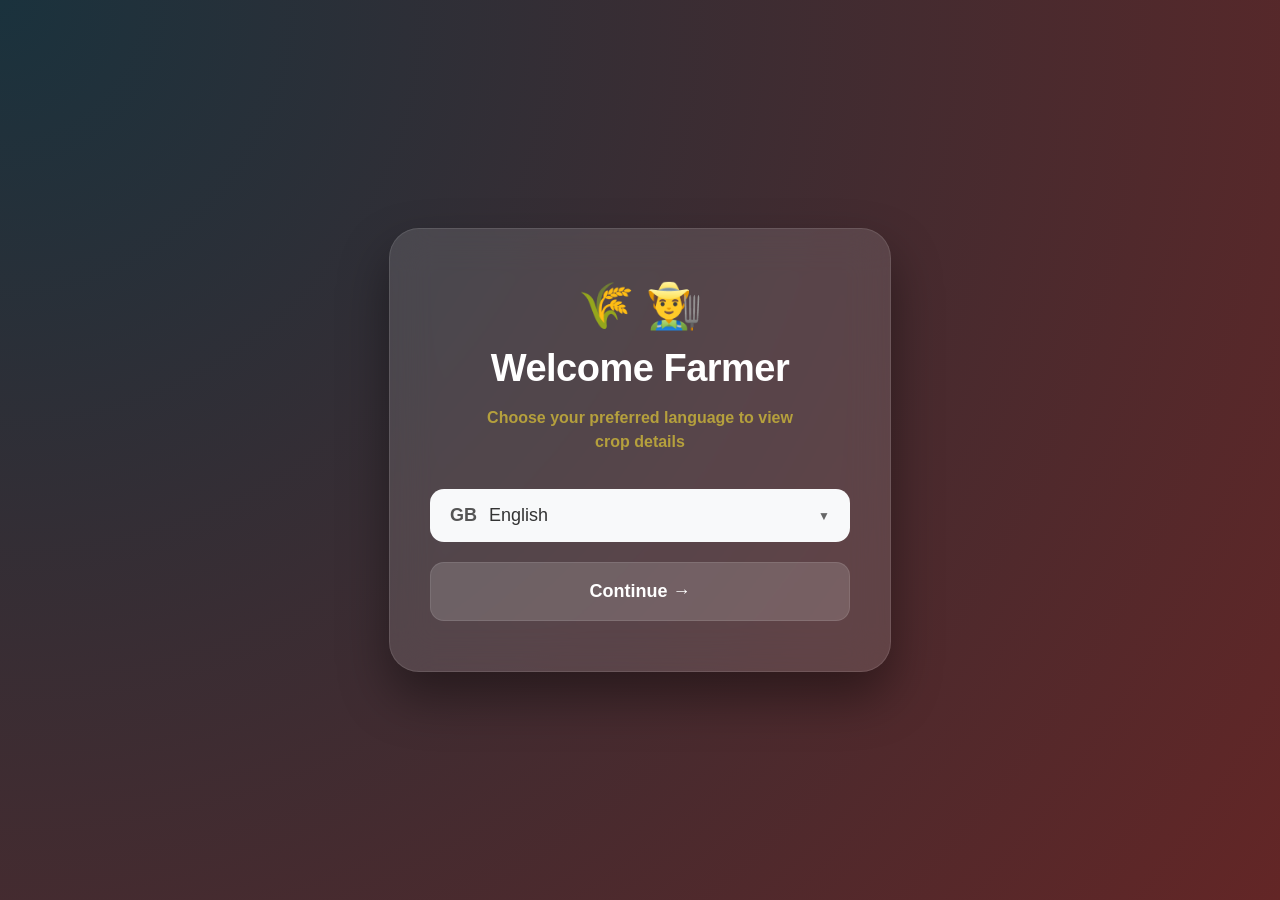
<file: index.html>
<!DOCTYPE html>
<html lang="en">
<head>
  <meta charset="UTF-8">
  <meta name="viewport" content="width=device-width, initial-scale=1.0">
  <title>Welcome - Smart Farming</title>
  <style>
    :root {
      --glass-bg: rgba(255, 255, 255, 0.12);
      --glass-border: rgba(255, 255, 255, 0.1);
      --accent-gold: #b5a03d; /* Matches the golden text in your image */
    }

    body {
      margin: 0;
      font-family: 'Segoe UI', Roboto, Helvetica, Arial, sans-serif;
      /* Deep gradient matching your screenshot */
      background: radial-gradient(circle at top left, #1a323d, #632626);
      height: 100vh;
      display: flex;
      justify-content: center;
      align-items: center;
      overflow: hidden;
    }

    .card {
      background: var(--glass-bg);
      backdrop-filter: blur(20px);
      -webkit-backdrop-filter: blur(20px);
      border: 1px solid var(--glass-border);
      border-radius: 30px;
      padding: 50px 40px;
      width: 100%;
      max-width: 420px;
      text-align: center;
      box-shadow: 0 25px 50px rgba(0, 0, 0, 0.4);
    }

    .icon-header {
      font-size: 45px;
      margin-bottom: 15px;
      display: block;
    }

    h1 {
      font-size: 38px;
      margin: 0 0 10px 0;
      color: #ffffff;
      font-weight: 700;
      letter-spacing: -0.5px;
    }

    .subtitle {
      color: var(--accent-gold);
      font-size: 16px;
      font-weight: 600;
      line-height: 1.5;
      margin-bottom: 35px;
    }

    /* Better Dropdown UI */
    .dropdown-container {
      position: relative;
      margin-bottom: 20px;
      text-align: left;
    }

    .selected-option {
      background: #f8f9fa;
      color: #333;
      padding: 16px 20px;
      border-radius: 14px;
      font-size: 18px;
      display: flex;
      align-items: center;
      cursor: pointer;
      position: relative;
      font-weight: 500;
    }

    .selected-option::after {
      content: '▼';
      position: absolute;
      right: 20px;
      font-size: 12px;
      color: #666;
    }

    .flag-icon {
      margin-right: 12px;
      font-style: normal;
      font-weight: bold;
      color: #555;
    }

    /* Hidden standard select for form submission */
    #langSelect {
      display: none;
    }

    /* Continue Button - Precise Glass Style */
    #continueBtn {
      width: 100%;
      background: rgba(255, 255, 255, 0.15);
      border: 1px solid rgba(255, 255, 255, 0.1);
      padding: 18px;
      color: white;
      font-size: 18px;
      font-weight: 600;
      border-radius: 14px;
      cursor: pointer;
      transition: all 0.3s ease;
      display: flex;
      justify-content: center;
      align-items: center;
      gap: 10px;
    }

    #continueBtn:hover {
      background: rgba(255, 255, 255, 0.25);
      transform: translateY(-2px);
    }

    #continueBtn:active {
      transform: translateY(0);
    }

    /* Simple Dropdown Logic Styling */
    .options-list {
      position: absolute;
      top: 110%;
      left: 0;
      right: 0;
      background: white;
      border-radius: 12px;
      overflow: hidden;
      display: none;
      z-index: 10;
      box-shadow: 0 10px 25px rgba(0,0,0,0.2);
    }

    .option-item {
      padding: 15px 20px;
      color: #333;
      cursor: pointer;
      border-bottom: 1px solid #eee;
    }

    .option-item:hover {
      background: #f0f0f0;
    }
  </style>
</head>
<body>

  <div class="card">
    <span class="icon-header">🌾 👨‍🌾</span>
    <h1>Welcome Farmer</h1>
    <p class="subtitle">
      Choose your preferred language to view<br>crop details
    </p>

    <div class="dropdown-container">
      <div class="selected-option" id="customTrigger">
        <span class="flag-icon">GB</span> English
      </div>
      <div class="options-list" id="customOptions">
        <div class="option-item" data-value="en"><span class="flag-icon">GB</span> English</div>
        <div class="option-item" data-value="te"><span class="flag-icon">IN</span> తెలుగు</div>
        <div class="option-item" data-value="hi"><span class="flag-icon">IN</span> हिन्दी</div>
      </div>
    </div>

    <button id="continueBtn">
      Continue &rarr;
    </button>
  </div>

  <script>
    const trigger = document.getElementById('customTrigger');
    const optionsList = document.getElementById('customOptions');
    const options = document.querySelectorAll('.option-item');
    let selectedLanguage = "en";

    // Toggle Dropdown
    trigger.addEventListener('click', () => {
      optionsList.style.display = optionsList.style.display === 'block' ? 'none' : 'block';
    });

    // Select Language
    options.forEach(option => {
      option.addEventListener('click', () => {
        const val = option.getAttribute('data-value');
        const text = option.innerText;
        
        trigger.innerHTML = text;
        selectedLanguage = val;
        optionsList.style.display = 'none';
      });
    });

    // Close when clicking outside
    window.addEventListener('click', (e) => {
      if (!trigger.contains(e.target)) {
        optionsList.style.display = 'none';
      }
    });

    // Continue Logic
    document.getElementById("continueBtn").addEventListener("click", () => {
      localStorage.setItem("farmerLanguage", selectedLanguage);
      window.location.href = "dashboard.html";
    });
  </script>

</body>
</file>
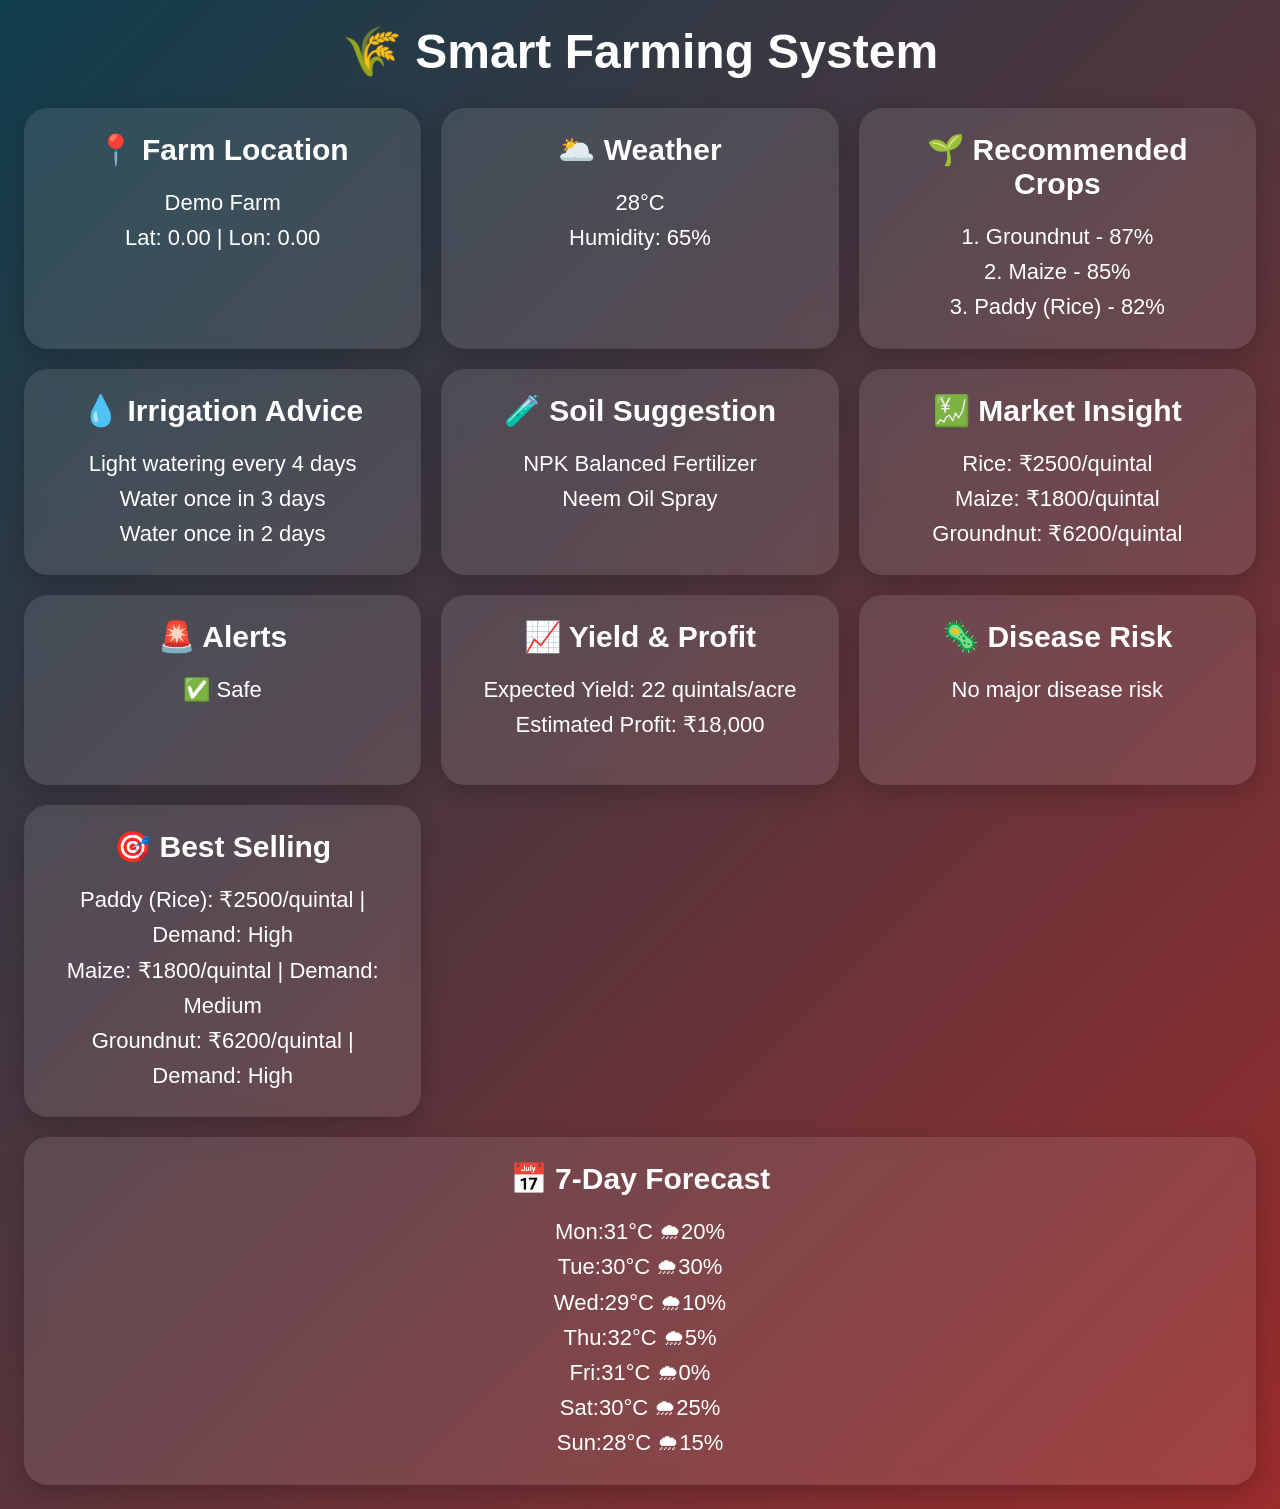
<file: dashboard.html>
<!DOCTYPE html>
<html lang="en">
<head>
  <meta charset="UTF-8" />
  <meta name="viewport" content="width=device-width, initial-scale=1.0" />
  <title>Smart Farming Dashboard</title>
  <link rel="stylesheet" href="style.css" />
</head>
<body>
  <div class="wrap">
    <div class="top"><h1>🌾 Smart Farming System</h1></div>
    <div class="grid">
      <div class="card"><h2>📍 Farm Location</h2><p id="location">Detecting...</p></div>
      <div class="card"><h2>🌥️ Weather</h2><p id="weather">Loading...</p></div>
      <div class="card"><h2>🌱 Recommended Crops</h2><p id="crop">Calculating...</p></div>
      <div class="card"><h2>💧 Irrigation Advice</h2><p id="irrigation">Waiting...</p></div>
      <div class="card"><h2>🧪 Soil Suggestion</h2><p id="soil"></p></div>
      <div class="card"><h2>💹 Market Insight</h2><p id="market"></p></div>
      <div class="card"><h2>🚨 Alerts</h2><p id="alerts"></p></div>
      <div class="card"><h2>📈 Yield & Profit</h2><p id="yield"></p></div>
      <div class="card"><h2>🦠 Disease Risk</h2><p id="disease"></p></div>
      <div class="card"><h2>🎯 Best Selling</h2><p id="bestSell"></p></div>
      <div class="card full"><h2>📅 7-Day Forecast</h2><p id="forecast">Loading...</p></div>
    </div>
  </div>

  <script src="data.js"></script>
  <script src="script.js"></script>
</body>
</file>
<file: style.css>
*{box-sizing:border-box}
body{margin:0;font-family:Arial,sans-serif;color:#fff;background:linear-gradient(135deg,#0f3d4c,#9b2c2c);min-height:100vh}
.wrap{padding:24px;text-align:center}
.top h1{font-size:48px;margin:0}
.grid{display:grid;grid-template-columns:repeat(3,1fr);gap:20px;margin-top:28px}
.card{background:rgba(255,255,255,.1);backdrop-filter:blur(8px);border-radius:24px;padding:24px;min-height:190px;box-shadow:0 8px 24px rgba(0,0,0,.2)}
.card h2{margin:0 0 18px;font-size:30px}
.card p{font-size:22px;line-height:1.6;white-space:pre-line;margin:0}
.full{grid-column:1/-1}
.language-buttons button{margin:10px;padding:15px 30px;font-size:20px;border:none;border-radius:12px;cursor:pointer;background:#2e8b57;color:#fff;transition:0.3s}
.language-buttons button:hover{background:#3cb371}
@media(max-width:900px){.grid{grid-template-columns:1fr}}
</file>
